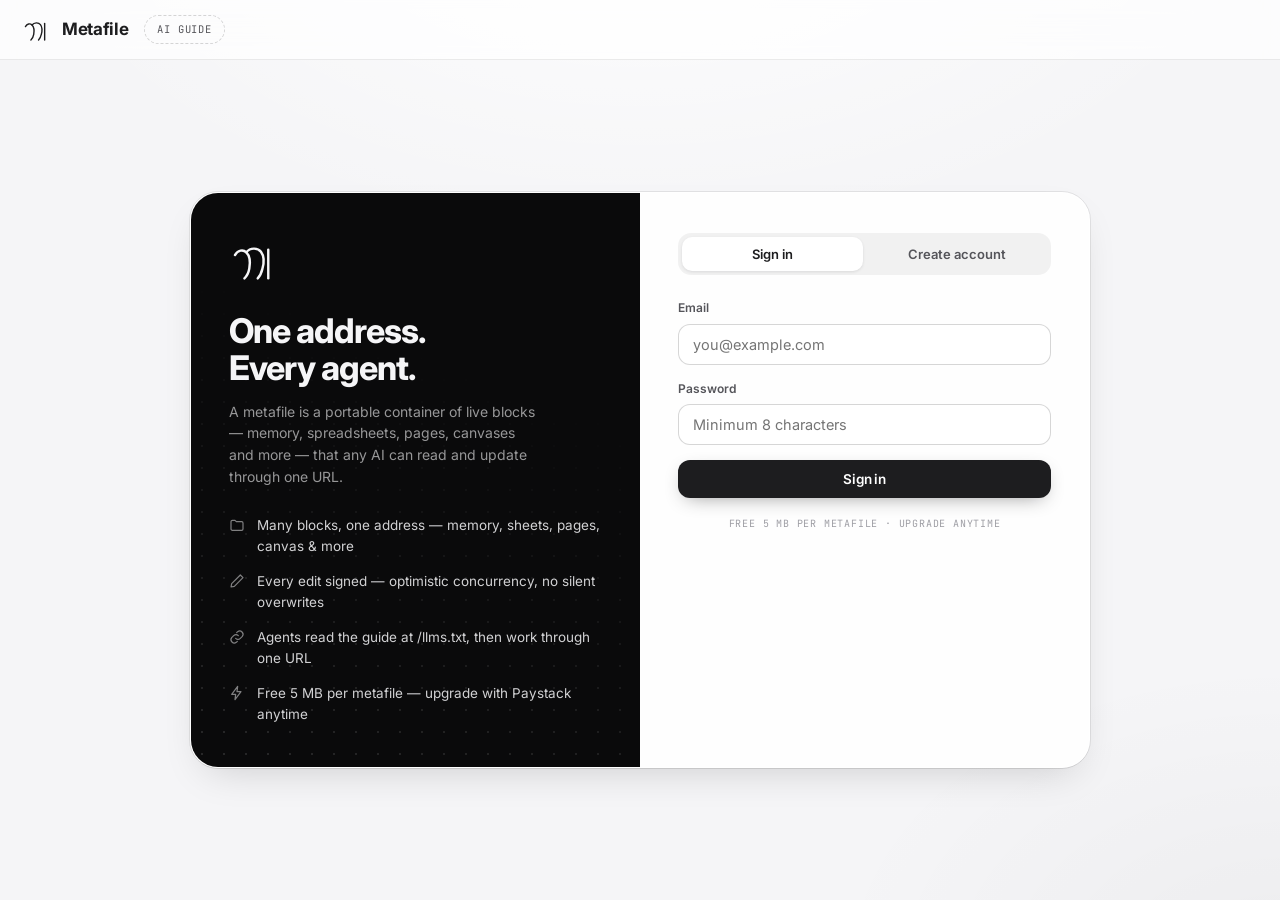
<file: frontend/index.html>
<!DOCTYPE html>
<html lang="en">
<head>
<meta charset="UTF-8">
<meta name="viewport" content="width=device-width, initial-scale=1.0">
<meta name="description" content="Metafile — one address, every agent. Portable objects any AI can read and update through one URL. Agent guide: /llms.txt">
<title>Metafile</title>
<link rel="icon" href="logo.svg">
<link rel="preconnect" href="https://fonts.googleapis.com">
<link rel="preconnect" href="https://fonts.gstatic.com" crossorigin>
<link href="https://fonts.googleapis.com/css2?family=Inter:wght@400;450;500;550;600;650;700;750&family=JetBrains+Mono:wght@400;500;600;700&display=swap" rel="stylesheet">
<link rel="stylesheet" href="styles.css?v=7">
</head>
<body>

<header id="topbar">
  <div class="brand">
    <img src="logo.svg" alt="Metafile">
    <span class="brand-name">Metafile</span>
  </div>
  <nav id="mainNav" style="display:none;">
    <button class="nav-btn active" id="navDash">Dashboard</button>
    <button class="nav-btn" id="navPlay">Playgrounds</button>
  </nav>
  <a class="ai-link" href="/llms.txt" target="_blank" rel="noopener" title="Machine-readable guide for AI agents">AI guide</a>
  <div class="topbar-right">
    <div class="user-chip" id="userChip" style="display:none;">
      <span class="avatar" id="avatarTx">?</span>
      <span id="userEmail"></span>
      <button class="icon-btn" id="logoutBtn" title="Sign out" style="border:none;width:28px;height:28px;"></button>
    </div>
  </div>
</header>

<main>
  <noscript><div style="max-width:560px;margin:80px auto;padding:24px;font:15px system-ui;text-align:center;">Metafile needs JavaScript enabled.</div></noscript>

  <!-- ============ AUTH ============ -->
  <section id="view-auth" class="view active">
    <div class="auth-wrap">
      <div class="auth-card">
        <div class="auth-side">
          <img src="logo-white.svg" alt="">
          <h2>One address.<br>Every agent.</h2>
          <p>A metafile is a portable container of live blocks — memory, spreadsheets, pages, canvases and more — that any AI can read and update through one URL.</p>
          <ul class="auth-points" id="authPoints"></ul>
        </div>
        <div class="auth-form">
          <div class="auth-tabs">
            <button id="tabSignin" class="active">Sign in</button>
            <button id="tabSignup">Create account</button>
          </div>
          <div class="form-error" id="authError"></div>
          <div class="field" id="nameField" style="display:none;">
            <label for="authName">Your name</label>
            <input id="authName" placeholder="Ada Lovelace" autocomplete="name">
          </div>
          <div class="field">
            <label for="authEmail">Email</label>
            <input id="authEmail" type="email" placeholder="you@example.com" autocomplete="email">
          </div>
          <div class="field">
            <label for="authPassword">Password</label>
            <input id="authPassword" type="password" placeholder="Minimum 8 characters" autocomplete="current-password">
          </div>
          <button class="btn btn-primary btn-block" id="authSubmit">Sign in</button>
          <div class="auth-note">Free 5 MB per metafile · upgrade anytime</div>
        </div>
      </div>
    </div>
  </section>

  <!-- ============ DASHBOARD ============ -->
  <section id="view-dash" class="view">
    <div class="page">
      <div class="page-head">
        <div>
          <h1>Dashboard</h1>
          <p id="dashSub">Your metafiles live here.</p>
        </div>
        <div class="head-actions">
          <button class="btn btn-ghost" id="playgroundsBtn">Playgrounds</button>
          <button class="btn btn-primary" id="newFileBtn">+ New metafile</button>
        </div>
      </div>
      <div class="toolbar">
        <div class="search-input" id="dashSearchWrap">
          <input id="dashSearch" placeholder="Search metafiles…" autocomplete="off">
        </div>
      </div>
      <div class="grid-cards" id="fileGrid"></div>
      <div class="empty-state" id="dashEmpty" style="display:none;">
        <div class="big-ic" id="emptyIc"></div>
        <h3>No metafiles yet</h3>
        <p>Create your first metafile, then add blocks — memory, spreadsheets,<br>pages, canvases, calendars, timers and media.</p>
        <button class="btn btn-primary" id="emptyNewBtn">+ Create metafile</button>
      </div>
    </div>
  </section>

  <!-- ============ DETAIL ============ -->
  <section id="view-doc" class="view">
    <div class="page">
      <button class="crumb-btn" id="backBtn">Dashboard</button>
      <div class="doc-head">
        <div class="doc-title-row">
          <input class="doc-title" id="docTitle" autocomplete="off">
          <button class="icon-btn danger" id="deleteFileBtn" title="Delete metafile"></button>
        </div>
        <div class="telemetry" id="docTelemetry"></div>
        <div class="doc-actions" style="margin-top:15px;">
          <button class="btn btn-ghost btn-sm" id="shareBtn">Share links</button>
          <button class="btn btn-ghost btn-sm" id="fieldBtn">Open in field →</button>
          <button class="btn btn-primary btn-sm" id="upgradeBtn" style="display:none;">Upgrade</button>
        </div>
      </div>
      <div class="tabs" id="tabs"></div>
      <div class="panel" id="panel"></div>
    </div>
  </section>
</main>

<div id="modal-root"></div>
<div id="toast-root"></div>

<script src="app.js?v=8"></script>
<script>
/* Boot watchdog: if the UI fails to start, say so instead of sitting blank. */
window.addEventListener("load", function () {
  setTimeout(function () {
    if (!document.querySelector(".view.active")) {
      var d = document.createElement("div");
      d.style.cssText = "position:fixed;left:16px;right:16px;bottom:16px;z-index:9999;background:#0A0A0B;color:#fff;font:14px system-ui,sans-serif;padding:14px 18px;border-radius:12px;box-shadow:0 12px 32px rgba(0,0,0,.3);";
      d.textContent = "The app UI did not start. Hard-refresh (Ctrl+Shift+R). If it persists, press F12, open Console, and send me the red error text.";
      document.body.appendChild(d);
    }
  }, 2500);
});
</script>
</body>
</html>
</file>
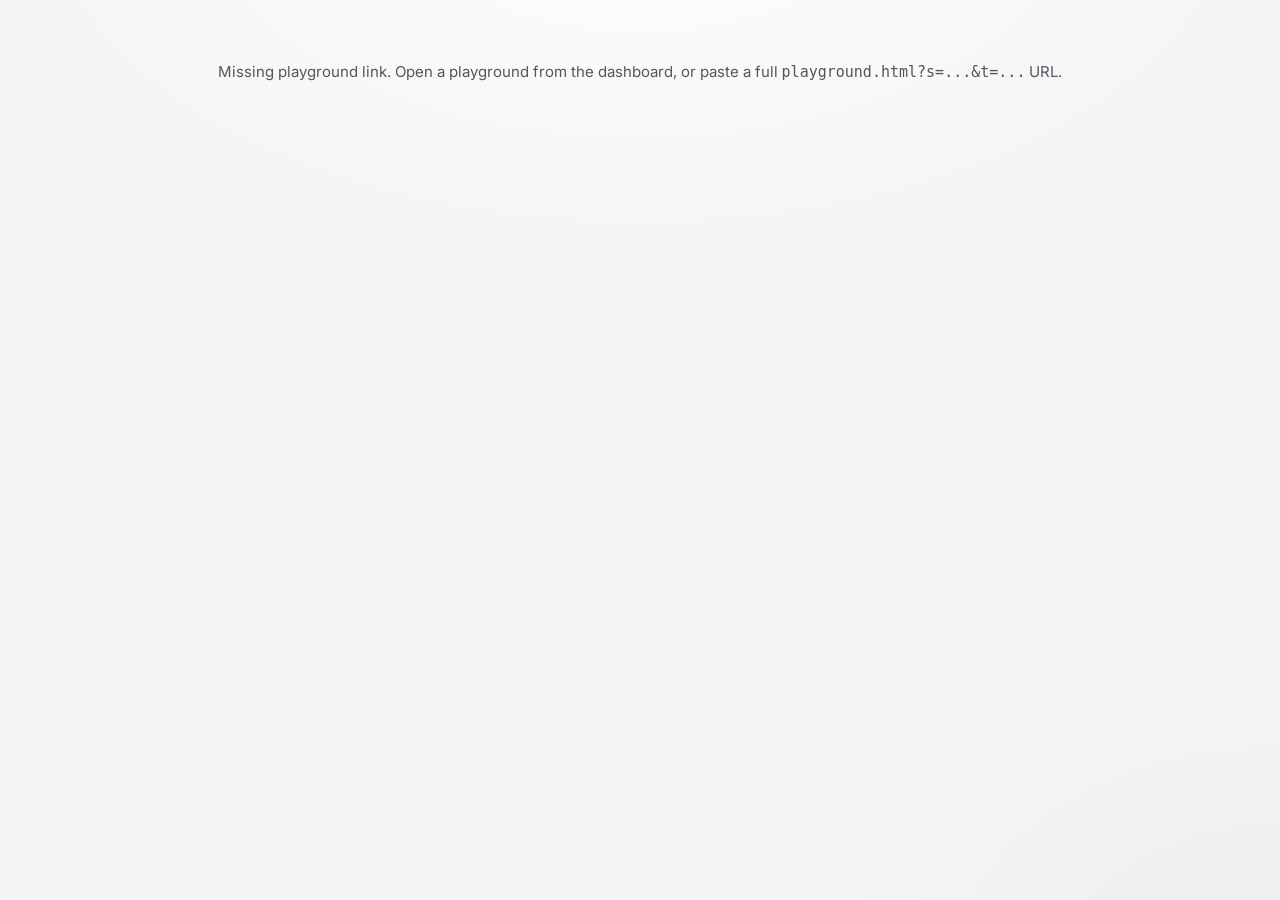
<file: frontend/playground.html>
<!DOCTYPE html>
<html lang="en">
<head>
<meta charset="UTF-8">
<meta name="viewport" content="width=device-width, initial-scale=1.0">
<title>Field — Metafile</title>
<link rel="icon" href="logo.svg">
<link rel="preconnect" href="https://fonts.googleapis.com">
<link rel="preconnect" href="https://fonts.gstatic.com" crossorigin>
<link href="https://fonts.googleapis.com/css2?family=Inter:wght@400;450;500;550;600;650;700;750&family=JetBrains+Mono:wght@400;500;600;700&display=swap" rel="stylesheet">
<link rel="stylesheet" href="styles.css?v=7">
</head>
<body class="playground-body">

<header id="pgTopbar">
  <img src="logo.svg" class="pg-logo" alt="">
  <input id="pgName" class="display" autocomplete="off">
  <div class="topbar-spacer"></div>
  <button class="pg-btn" id="backBtn">← Studio</button>
  <button class="pg-btn" id="proposalsBtn">Proposals<span id="proposalsDot"></span></button>
  <button class="pg-btn primary" id="addBtn">+ Add block</button>
</header>

<div id="pgMeta">
  <span>Session <b id="pgSid">—</b></span>
  <span>Role <b id="pgRole">—</b></span>
  <span>Ver <b id="pgVer">—</b></span>
  <span>Windows <b id="pgCount">0</b></span>
  <span class="rec">● live</span>
</div>

<div id="pgCanvas">
  <div id="pgWorld">
    <div id="pgGrid"></div>
  </div>
  <div class="pg-empty" id="pgEmpty" style="display:none;">
    Empty field.<br>Press <strong>+ Add block</strong> to place the first window.
  </div>
  <div class="zoom-hint">scroll to zoom · drag to pan</div>
  <div id="zoomBar">
    <button class="zoom-btn" id="zoomOut" title="Zoom out">−</button>
    <span id="zoomLabel">100%</span>
    <button class="zoom-btn" id="zoomIn" title="Zoom in">+</button>
    <button class="zoom-btn" id="zoomReset" title="Reset view" style="font-size:12px;">⌂</button>
  </div>
</div>

<noscript><div style="max-width:560px;margin:80px auto;padding:24px;font:15px system-ui;text-align:center;">The field needs JavaScript enabled.</div></noscript>

<script src="playground.js?v=7"></script>
<script>
window.addEventListener("load", function () {
  setTimeout(function () {
    var started = document.querySelector(".pg-window") ||
      (document.getElementById("pgEmpty") && document.getElementById("pgEmpty").style.display === "block") ||
      document.querySelector(".pg-modal-backdrop");
    if (!started) {
      var d = document.createElement("div");
      d.style.cssText = "position:fixed;left:16px;right:16px;bottom:16px;z-index:9999;background:#0A0A0B;color:#fff;font:14px system-ui,sans-serif;padding:14px 18px;border-radius:12px;box-shadow:0 12px 32px rgba(0,0,0,.3);";
      d.textContent = "The field UI did not start. Hard-refresh (Ctrl+Shift+R). If it persists, press F12, open Console, and send me the red error text.";
      document.body.appendChild(d);
    }
  }, 3000);
});
</script>
</body>
</html>
</file>
<file: frontend/styles.css>
/* ============================================================
   METAFILE — monochrome glass system.
   Porcelain white, near-black ink, frosted surfaces, hairlines.
   Inter (UI) · JetBrains Mono (micro-labels)
   ============================================================ */

:root {
  --bg: #F5F5F7;
  --ink: #1D1D1F;
  --ink-2: #55555A;
  --faint: #9E9EA4;
  --line: rgba(0, 0, 0, 0.08);
  --line-strong: rgba(0, 0, 0, 0.16);
  --glass: rgba(255, 255, 255, 0.7);
  --glass-strong: rgba(255, 255, 255, 0.85);
  --card: #FFFFFF;
  --danger: #D70015;
  --danger-soft: rgba(215, 0, 21, 0.08);
  --radius: 20px;
  --radius-sm: 14px;
  --shadow: 0 1px 1px rgba(0, 0, 0, 0.04), 0 16px 40px -16px rgba(0, 0, 0, 0.18);
  --shadow-sm: 0 1px 1px rgba(0, 0, 0, 0.03), 0 8px 24px -12px rgba(0, 0, 0, 0.14);
  --blur: saturate(1.8) blur(40px);

  --font-ui: 'Inter', -apple-system, BlinkMacSystemFont, 'Segoe UI', sans-serif;
  --font-mono: 'JetBrains Mono', ui-monospace, 'SF Mono', monospace;

  /* legacy aliases */
  --surface: var(--card);
  --surface-raised: var(--card);
  --border: var(--line);
  --text: var(--ink);
  --text-dim: var(--ink-2);
  --text-faint: var(--faint);
  --pink: var(--ink);
  --violet: var(--ink);
  --gold: var(--ink-2);
  --mint: var(--ink-2);
  --amber: var(--ink-2);
  --accent: var(--ink);
  --accent-soft: rgba(0, 0, 0, 0.06);
  --ok: var(--ink-2);
  --ok-soft: rgba(0, 0, 0, 0.05);
  --radius-lg: var(--radius);
  --radius-md: var(--radius-sm);
}

* { box-sizing: border-box; }

html { -webkit-text-size-adjust: 100%; }

body {
  margin: 0;
  font-family: var(--font-ui);
  background: var(--bg);
  color: var(--ink);
  font-size: 15px;
  line-height: 1.55;
  -webkit-font-smoothing: antialiased;
  text-rendering: optimizeLegibility;
  font-feature-settings: 'cv02', 'cv03', 'cv04';
  min-height: 100vh;
}

/* soft light wash behind everything */
body::before {
  content: "";
  position: fixed;
  inset: 0;
  z-index: -1;
  background:
    radial-gradient(900px 500px at 50% -12%, rgba(255, 255, 255, 0.9), transparent 70%),
    radial-gradient(700px 480px at 100% 108%, rgba(0, 0, 0, 0.035), transparent 65%),
    var(--bg);
}

::selection { background: var(--ink); color: #fff; }

h1, h2, h3 { margin: 0; font-weight: 700; letter-spacing: -0.022em; }
button { font-family: inherit; cursor: pointer; border: none; background: none; color: inherit; }
input, textarea, select { font-family: inherit; }
a { color: inherit; }
svg.ic { width: 18px; height: 18px; flex-shrink: 0; }

.mono { font-family: var(--font-mono); }
.micro {
  font-family: var(--font-mono);
  font-size: 10px;
  font-weight: 500;
  letter-spacing: 0.1em;
  text-transform: uppercase;
  color: var(--faint);
}

::-webkit-scrollbar { width: 10px; height: 10px; }
::-webkit-scrollbar-track { background: transparent; }
::-webkit-scrollbar-thumb { background: rgba(0, 0, 0, 0.16); border: 3px solid transparent; border-radius: 8px; background-clip: content-box; }
::-webkit-scrollbar-thumb:hover { background: rgba(0, 0, 0, 0.28); background-clip: content-box; border: 3px solid transparent; }

/* ================= topbar ================= */

#topbar {
  position: sticky;
  top: 0;
  z-index: 100;
  display: flex;
  align-items: center;
  gap: 16px;
  padding: 0 22px;
  height: 60px;
  background: var(--glass);
  -webkit-backdrop-filter: var(--blur);
  backdrop-filter: var(--blur);
  border-bottom: 1px solid var(--line);
}

.brand { display: flex; align-items: center; gap: 10px; }
.brand img { width: 30px; height: 30px; display: block; }
.brand-name { font-weight: 700; font-size: 17px; letter-spacing: -0.02em; }
.brand-tag {
  font-family: var(--font-mono);
  font-size: 9px;
  letter-spacing: 0.14em;
  color: var(--ink-2);
  border: 1px solid var(--line-strong);
  padding: 2.5px 8px;
  border-radius: 999px;
}

#mainNav { display: flex; gap: 2px; margin-left: 6px; }
.nav-btn {
  font-size: 13.5px;
  font-weight: 550;
  color: var(--ink-2);
  padding: 7px 14px;
  border-radius: 999px;
  transition: color 0.12s ease, background 0.12s ease;
}
.nav-btn:hover { color: var(--ink); background: rgba(0, 0, 0, 0.05); }
.nav-btn.active { background: var(--ink); color: #fff; }

.ai-link {
  font-family: var(--font-mono);
  font-size: 10.5px;
  letter-spacing: 0.08em;
  text-transform: uppercase;
  color: var(--ink-2);
  text-decoration: none;
  border: 1px dashed var(--line-strong);
  border-radius: 999px;
  padding: 5px 12px;
  transition: all 0.12s ease;
}
.ai-link:hover { color: var(--ink); border-color: var(--ink); border-style: solid; }

.topbar-right { margin-left: auto; display: flex; align-items: center; gap: 10px; }
.user-chip {
  display: flex;
  align-items: center;
  gap: 9px;
  font-size: 13px;
  font-weight: 550;
  color: var(--ink-2);
  background: rgba(255, 255, 255, 0.6);
  border: 1px solid var(--line);
  padding: 4px 6px 4px 4px;
  border-radius: 999px;
}
.avatar {
  width: 26px; height: 26px;
  border-radius: 50%;
  background: var(--ink);
  color: #fff;
  font-size: 12px;
  font-weight: 700;
  display: flex;
  align-items: center;
  justify-content: center;
}

/* ================= buttons ================= */

.btn {
  display: inline-flex;
  align-items: center;
  justify-content: center;
  gap: 8px;
  font-size: 13.5px;
  font-weight: 600;
  letter-spacing: -0.01em;
  padding: 10px 18px;
  border-radius: 12px;
  border: 1px solid transparent;
  transition: transform 0.1s ease, background 0.15s ease, border-color 0.15s ease, opacity 0.15s ease;
  white-space: nowrap;
}
.btn:active { transform: scale(0.98); }
.btn-primary {
  background: var(--ink);
  color: #fff;
  box-shadow: 0 6px 20px -8px rgba(0, 0, 0, 0.45);
}
.btn-primary:hover { background: #000; }
.btn-ghost { background: rgba(255, 255, 255, 0.72); border-color: var(--line-strong); color: var(--ink); -webkit-backdrop-filter: blur(20px); backdrop-filter: blur(20px); }
.btn-ghost:hover { border-color: var(--ink); }
.btn-danger-ghost { background: transparent; border-color: rgba(215, 0, 21, 0.35); color: var(--danger); }
.btn-danger-ghost:hover { background: var(--danger-soft); }
.btn-sm { padding: 7px 13px; font-size: 12.5px; border-radius: 10px; }
.btn-block { width: 100%; }
.btn:disabled { opacity: 0.45; cursor: default; }

.icon-btn {
  width: 34px; height: 34px;
  display: inline-flex;
  align-items: center;
  justify-content: center;
  border-radius: 10px;
  border: 1px solid var(--line);
  background: rgba(255, 255, 255, 0.65);
  color: var(--ink-2);
  transition: all 0.12s ease;
}
.icon-btn:hover { color: var(--ink); border-color: var(--line-strong); background: #fff; }
.icon-btn.danger:hover { color: var(--danger); border-color: rgba(215, 0, 21, 0.4); background: var(--danger-soft); }
.icon-btn svg.ic { width: 15px; height: 15px; }

/* ================= views ================= */

.view { display: none; }
.view.active { display: block; }
.page { max-width: 1120px; margin: 0 auto; padding: 32px 26px 100px; }

.page-head {
  display: flex;
  align-items: flex-end;
  justify-content: space-between;
  gap: 16px;
  margin-bottom: 24px;
  flex-wrap: wrap;
}
.page-head h1 { font-size: 32px; font-weight: 750; letter-spacing: -0.03em; }
.page-head p { margin: 5px 0 0; color: var(--ink-2); font-size: 14px; }
.head-actions { display: flex; gap: 10px; }

/* ================= auth ================= */

.auth-wrap {
  min-height: calc(100vh - 60px);
  display: flex;
  align-items: center;
  justify-content: center;
  padding: 32px 20px;
}
.auth-card {
  width: 900px;
  max-width: 100%;
  display: grid;
  grid-template-columns: 1fr 1fr;
  background: var(--glass-strong);
  -webkit-backdrop-filter: var(--blur);
  backdrop-filter: var(--blur);
  border: 1px solid rgba(255, 255, 255, 0.8);
  outline: 1px solid var(--line);
  box-shadow: var(--shadow);
  border-radius: 28px;
  overflow: hidden;
}
.auth-side {
  background: #0A0A0B;
  color: #F5F5F7;
  padding: 42px 38px;
  display: flex;
  flex-direction: column;
  position: relative;
  overflow: hidden;
}
.auth-side::after {
  content: "";
  position: absolute;
  inset: 0;
  background-image: radial-gradient(rgba(255, 255, 255, 0.14) 1px, transparent 1px);
  background-size: 22px 22px;
  -webkit-mask-image: linear-gradient(200deg, transparent 30%, rgba(0, 0, 0, 0.9));
  mask-image: linear-gradient(200deg, transparent 30%, rgba(0, 0, 0, 0.9));
  pointer-events: none;
}
.auth-side img { width: 52px; height: 52px; margin-bottom: 26px; }
.auth-side h2 { font-size: 34px; font-weight: 750; line-height: 1.08; letter-spacing: -0.03em; margin-bottom: 14px; }
.auth-side p { color: rgba(245, 245, 247, 0.6); font-size: 14px; margin: 0 0 28px; max-width: 34ch; }
.auth-points { list-style: none; margin: 0; padding: 0; display: flex; flex-direction: column; gap: 14px; z-index: 1; }
.auth-points li { display: flex; gap: 12px; align-items: flex-start; font-size: 13.5px; color: rgba(245, 245, 247, 0.85); }
.auth-points svg.ic { width: 16px; height: 16px; margin-top: 2px; color: rgba(245, 245, 247, 0.5); }

.auth-form { padding: 40px 38px; }
.auth-tabs {
  display: flex;
  gap: 4px;
  background: rgba(0, 0, 0, 0.05);
  padding: 4px;
  border-radius: 13px;
  margin-bottom: 24px;
}
.auth-tabs button {
  flex: 1;
  font-size: 13px;
  font-weight: 600;
  padding: 9px;
  border-radius: 10px;
  color: var(--ink-2);
  transition: all 0.15s ease;
}
.auth-tabs button.active { background: #fff; color: var(--ink); box-shadow: 0 1px 3px rgba(0, 0, 0, 0.1); }

.field { margin-bottom: 15px; }
.field label { display: block; font-size: 12px; font-weight: 600; color: var(--ink-2); margin-bottom: 6px; }
.field input {
  width: 100%;
  background: #fff;
  border: 1px solid var(--line-strong);
  border-radius: 12px;
  padding: 11px 14px;
  font-size: 14.5px;
  color: var(--ink);
  outline: none;
  transition: border-color 0.12s ease, box-shadow 0.12s ease;
}
.field input:focus { border-color: var(--ink); box-shadow: 0 0 0 3.5px rgba(0, 0, 0, 0.08); }
.form-error {
  display: none;
  background: var(--danger-soft);
  border: 1px solid rgba(215, 0, 21, 0.25);
  color: var(--danger);
  font-size: 13px;
  font-weight: 550;
  padding: 10px 14px;
  border-radius: 12px;
  margin-bottom: 14px;
}
.form-error.show { display: block; }
.auth-note { margin-top: 18px; font-family: var(--font-mono); font-size: 10px; letter-spacing: 0.08em; text-transform: uppercase; color: var(--faint); text-align: center; }

/* ================= dashboard ================= */

.toolbar { display: flex; gap: 10px; align-items: center; margin-bottom: 20px; }
.search-input {
  flex: 1;
  min-width: 200px;
  display: flex;
  align-items: center;
  gap: 9px;
  background: rgba(255, 255, 255, 0.65);
  -webkit-backdrop-filter: blur(20px);
  backdrop-filter: blur(20px);
  border: 1px solid var(--line);
  border-radius: 13px;
  padding: 0 15px;
  transition: border-color 0.12s ease;
}
.search-input:focus-within { border-color: var(--ink); }
.search-input svg.ic { width: 15px; height: 15px; color: var(--faint); }
.search-input input { flex: 1; border: none; background: transparent; padding: 11px 0; font-size: 14px; outline: none; color: var(--ink); }

.grid-cards { display: grid; grid-template-columns: repeat(auto-fill, minmax(300px, 1fr)); gap: 16px; }

.file-card {
  background: var(--glass);
  -webkit-backdrop-filter: var(--blur);
  backdrop-filter: var(--blur);
  border: 1px solid rgba(255, 255, 255, 0.8);
  outline: 1px solid var(--line);
  border-radius: var(--radius);
  padding: 19px;
  box-shadow: var(--shadow-sm);
  display: flex;
  flex-direction: column;
  gap: 12px;
  transition: transform 0.16s ease, box-shadow 0.16s ease;
  cursor: pointer;
}
.file-card:hover { transform: translateY(-3px); box-shadow: var(--shadow); }
.file-card-top { display: flex; align-items: center; gap: 10px; }
.icon-stack { display: flex; }
.icon-stack .stack-ic {
  width: 32px; height: 32px;
  border-radius: 10px;
  background: rgba(0, 0, 0, 0.05);
  color: var(--ink);
  display: flex;
  align-items: center;
  justify-content: center;
  border: 1px solid var(--line);
  margin-right: -8px;
  backdrop-filter: blur(6px);
}
.icon-stack .stack-ic svg.ic { width: 14px; height: 14px; }
.icon-stack .stack-more {
  width: 32px; height: 32px;
  border-radius: 10px;
  background: var(--ink);
  color: #fff;
  font-family: var(--font-mono);
  font-size: 10px;
  font-weight: 600;
  display: flex;
  align-items: center;
  justify-content: center;
  margin-right: -8px;
}
.tier-chip {
  margin-left: auto;
  font-family: var(--font-mono);
  font-size: 9px;
  font-weight: 600;
  letter-spacing: 0.12em;
  text-transform: uppercase;
  padding: 4px 9px;
  border-radius: 999px;
  background: rgba(0, 0, 0, 0.05);
  color: var(--ink-2);
}
.tier-chip.paid { background: var(--ink); color: #fff; }
.tier-chip.unclaimed { background: transparent; border: 1px dashed var(--line-strong); }

.file-name { font-size: 17.5px; font-weight: 700; letter-spacing: -0.015em; overflow: hidden; text-overflow: ellipsis; white-space: nowrap; }
.file-meta { font-family: var(--font-mono); font-size: 10.5px; letter-spacing: 0.02em; color: var(--faint); }

.meter { height: 5px; border-radius: 4px; background: rgba(0, 0, 0, 0.07); overflow: hidden; }
.meter > div { height: 100%; border-radius: 4px; background: var(--ink); transition: width 0.3s ease; }
.meter > div.warn { background: #6e6e73; }
.meter > div.full { background: var(--danger); }

.file-actions { display: flex; gap: 8px; align-items: center; margin-top: 2px; }
.file-actions .btn { flex: 1; }

.empty-state {
  border: 1.5px dashed var(--line-strong);
  border-radius: var(--radius);
  background: rgba(255, 255, 255, 0.45);
  padding: 60px 30px;
  text-align: center;
  color: var(--ink-2);
}
.empty-state .big-ic {
  width: 58px; height: 58px;
  border-radius: 18px;
  background: var(--ink);
  color: #fff;
  display: inline-flex;
  align-items: center;
  justify-content: center;
  margin-bottom: 18px;
}
.empty-state .big-ic svg.ic { width: 26px; height: 26px; }
.empty-state h3 { font-size: 19px; margin-bottom: 6px; }
.empty-state p { font-size: 14px; margin: 0 0 22px; }

/* ================= detail ================= */

.crumb-btn {
  display: inline-flex;
  align-items: center;
  gap: 7px;
  font-size: 13px;
  font-weight: 600;
  color: var(--ink-2);
  padding: 7px 13px 7px 9px;
  border-radius: 999px;
  margin-bottom: 16px;
  transition: all 0.12s ease;
}
.crumb-btn:hover { background: rgba(0, 0, 0, 0.05); color: var(--ink); }
.crumb-btn svg.ic { width: 14px; height: 14px; }

.doc-head {
  background: var(--glass);
  -webkit-backdrop-filter: var(--blur);
  backdrop-filter: var(--blur);
  border: 1px solid rgba(255, 255, 255, 0.8);
  outline: 1px solid var(--line);
  border-radius: var(--radius);
  box-shadow: var(--shadow-sm);
  padding: 22px 24px;
  margin-bottom: 16px;
}
.doc-title-row { display: flex; align-items: center; gap: 12px; }
.doc-title {
  flex: 1;
  min-width: 0;
  font-size: 28px;
  font-weight: 750;
  letter-spacing: -0.03em;
  border: none;
  background: transparent;
  color: var(--ink);
  padding: 2px 0;
  border-bottom: 2px solid transparent;
}
.doc-title:hover { border-bottom-color: var(--line-strong); }
.doc-title:focus { outline: none; border-bottom-color: var(--ink); }

.telemetry { display: flex; align-items: center; gap: 9px; margin-top: 15px; flex-wrap: wrap; }
.chip {
  display: inline-flex;
  align-items: center;
  gap: 6px;
  font-family: var(--font-mono);
  font-size: 10px;
  letter-spacing: 0.06em;
  color: var(--ink-2);
  background: rgba(0, 0, 0, 0.045);
  padding: 5px 11px;
  border-radius: 999px;
}
.chip.accent { background: var(--ink); color: #fff; }
.chip.ok { background: var(--ink); color: #fff; }
.chip svg.ic { width: 12px; height: 12px; }
.telemetry .meter { width: 130px; }
.doc-actions { display: flex; gap: 8px; margin-left: auto; flex-wrap: wrap; }

/* tabs */
.tabs { display: flex; gap: 7px; margin: 6px 0 14px; flex-wrap: wrap; }
.tab {
  display: inline-flex;
  align-items: center;
  gap: 8px;
  font-size: 13px;
  font-weight: 600;
  color: var(--ink-2);
  background: rgba(255, 255, 255, 0.6);
  border: 1px solid var(--line);
  padding: 8px 15px;
  border-radius: 999px;
  transition: all 0.12s ease;
}
.tab svg.ic { width: 14px; height: 14px; }
.tab:hover { color: var(--ink); border-color: var(--line-strong); }
.tab.active { background: var(--ink); color: #fff; border-color: var(--ink); }
.tab.add-tab { border-style: dashed; background: transparent; }
.tab.add-tab:hover { border-color: var(--ink); background: rgba(255, 255, 255, 0.7); }

.panel {
  background: var(--glass);
  -webkit-backdrop-filter: var(--blur);
  backdrop-filter: var(--blur);
  border: 1px solid rgba(255, 255, 255, 0.8);
  outline: 1px solid var(--line);
  border-radius: var(--radius);
  box-shadow: var(--shadow-sm);
  padding: 26px;
  min-height: 320px;
}

.artifact-bar { display: flex; align-items: center; gap: 10px; margin-bottom: 20px; }
.artifact-bar h3 { font-size: 17.5px; font-weight: 700; }
.artifact-bar .spacer { flex: 1; }

/* ================= content modules ================= */

.ledger { counter-reset: row; }
.ledger-row {
  display: flex;
  gap: 13px;
  align-items: baseline;
  padding: 11.5px 6px;
  border-bottom: 1px solid var(--line);
  counter-increment: row;
  font-size: 14.5px;
}
.ledger-row:last-child { border-bottom: none; }
.ledger-row::before {
  content: counter(row, decimal-leading-zero);
  font-family: var(--font-mono);
  font-size: 10px;
  font-weight: 600;
  color: var(--faint);
  flex-shrink: 0;
}
.ledger-main { flex: 1; min-width: 0; }
.ledger-sub { font-family: var(--font-mono); font-size: 10.5px; color: var(--faint); flex-shrink: 0; }
.row-x {
  color: var(--faint);
  font-size: 17px;
  line-height: 1;
  padding: 2px 8px;
  border-radius: 8px;
  flex-shrink: 0;
  transition: all 0.12s ease;
}
.row-x:hover { color: var(--danger); background: var(--danger-soft); }

.inline-form { display: flex; gap: 10px; margin-top: 16px; }
.text-input {
  flex: 1;
  background: #fff;
  border: 1px solid var(--line-strong);
  border-radius: 12px;
  padding: 10px 14px;
  font-size: 14px;
  outline: none;
  color: var(--ink);
  min-width: 0;
  transition: border-color 0.12s ease, box-shadow 0.12s ease;
}
.text-input:focus { border-color: var(--ink); box-shadow: 0 0 0 3.5px rgba(0, 0, 0, 0.08); }

.score-track { width: 64px; height: 5px; background: rgba(0, 0, 0, 0.07); border-radius: 4px; overflow: hidden; flex-shrink: 0; align-self: center; }
.score-track > div { height: 100%; background: var(--ink); }

/* spreadsheet */
.sheet-wrap { overflow: auto; border: 1px solid var(--line-strong); border-radius: var(--radius-sm); background: #fff; }
table.sheet { border-collapse: collapse; width: 100%; font-family: var(--font-mono); font-size: 12.5px; }
table.sheet th {
  background: var(--ink);
  color: #fff;
  font-size: 9.5px;
  letter-spacing: 0.1em;
  padding: 8px;
  border: 1px solid var(--ink);
  position: sticky; top: 0;
  font-weight: 600;
}
table.sheet td { border: 1px solid var(--line); padding: 0; background: #fff; }
table.sheet input { width: 100%; background: transparent; border: none; padding: 8px 10px; font-size: 12.5px; font-family: var(--font-mono); color: var(--ink); outline: none; }
table.sheet input:focus { outline: 2px solid var(--ink); outline-offset: -2px; background: rgba(0, 0, 0, 0.03); }
table.sheet .row-head { background: var(--bg); color: var(--faint); font-size: 9.5px; text-align: center; width: 38px; }

/* html artifact */
.html-grid { display: grid; grid-template-columns: 1fr 1fr; gap: 14px; }
.html-grid textarea {
  width: 100%; height: 420px;
  background: #0A0A0B;
  color: #E8E8ED;
  border: none;
  border-radius: var(--radius-sm);
  font-family: var(--font-mono);
  font-size: 12.5px;
  line-height: 1.65;
  padding: 16px;
  resize: vertical;
  outline: none;
}
.html-grid textarea:focus { outline: 2px solid var(--ink); }
.html-grid iframe { width: 100%; height: 420px; border: 1px solid var(--line-strong); border-radius: var(--radius-sm); background: #fff; }
.pane-label { font-family: var(--font-mono); font-size: 9.5px; letter-spacing: 0.12em; text-transform: uppercase; color: var(--faint); margin-bottom: 8px; font-weight: 600; }

/* canvas */
.canvas-bar { display: flex; gap: 9px; margin-bottom: 14px; align-items: center; }
.swatch { width: 25px; height: 25px; border-radius: 50%; border: 2px solid #fff; box-shadow: 0 0 0 1px var(--line-strong); padding: 0; }
.swatch.active { box-shadow: 0 0 0 2px var(--ink); }
#drawCanvas { border: 1px solid var(--line-strong); border-radius: var(--radius-sm); background: #fff; cursor: crosshair; max-width: 100%; }

/* timer */
.timer-big { font-family: var(--font-mono); font-size: 24px; font-weight: 700; letter-spacing: -0.02em; width: 96px; flex-shrink: 0; }
.status-dot { font-family: var(--font-mono); font-size: 9.5px; letter-spacing: 0.1em; text-transform: uppercase; padding: 3px 9px; border-radius: 999px; background: rgba(0, 0, 0, 0.05); color: var(--ink-2); }
.status-dot.running { background: var(--ink); color: #fff; }

/* media */
.media-grid { display: grid; grid-template-columns: repeat(auto-fill, minmax(150px, 1fr)); gap: 12px; }
.media-item { background: #fff; border: 1px solid var(--line); border-radius: var(--radius-sm); overflow: hidden; }
.media-item img, .media-item video { width: 100%; height: 110px; object-fit: cover; display: block; }
.media-item audio { width: calc(100% - 20px); margin: 14px 10px 4px; }
.media-caption { font-family: var(--font-mono); font-size: 9.5px; letter-spacing: 0.04em; color: var(--ink-2); padding: 8px 10px; border-top: 1px solid var(--line); }

/* ================= modal ================= */

#modal-root:empty { display: none; }
.modal-backdrop {
  position: fixed;
  inset: 0;
  z-index: 500;
  background: rgba(10, 10, 11, 0.32);
  -webkit-backdrop-filter: blur(8px);
  backdrop-filter: blur(8px);
  display: flex;
  align-items: center;
  justify-content: center;
  padding: 20px;
  animation: fadeIn 0.16s ease;
}
@keyframes fadeIn { from { opacity: 0; } }
.modal {
  width: 460px;
  max-width: 100%;
  max-height: calc(100vh - 60px);
  overflow-y: auto;
  background: var(--glass-strong);
  -webkit-backdrop-filter: var(--blur);
  backdrop-filter: var(--blur);
  border: 1px solid rgba(255, 255, 255, 0.9);
  outline: 1px solid var(--line);
  border-radius: 24px;
  box-shadow: var(--shadow);
  padding: 26px;
  animation: popIn 0.22s cubic-bezier(0.2, 0.9, 0.3, 1.15);
}
@keyframes popIn { from { opacity: 0; transform: scale(0.96) translateY(10px); } }
.modal.wide { width: 620px; }
.modal-head { display: flex; align-items: center; gap: 10px; margin-bottom: 6px; }
.modal-head h3 { font-size: 20px; font-weight: 700; letter-spacing: -0.02em; flex: 1; }
.modal-sub { font-size: 13.5px; color: var(--ink-2); margin: 0 0 18px; }
.modal-foot { display: flex; gap: 10px; justify-content: flex-end; margin-top: 20px; }

.type-pick { display: grid; grid-template-columns: 1fr 1fr; gap: 10px; }
.type-pick button {
  display: flex;
  gap: 12px;
  align-items: flex-start;
  text-align: left;
  background: #fff;
  border: 1px solid var(--line);
  border-radius: 15px;
  padding: 13px 14px;
  transition: all 0.12s ease;
}
.type-pick button:hover { border-color: var(--ink); transform: translateY(-1px); }
.type-pick .pick-ic {
  width: 34px; height: 34px;
  border-radius: 11px;
  background: var(--ink);
  color: #fff;
  display: flex;
  align-items: center;
  justify-content: center;
  flex-shrink: 0;
}
.type-pick b { display: block; font-size: 13.5px; }
.type-pick span { display: block; font-size: 11.5px; color: var(--ink-2); font-weight: 450; }

/* share links */
.link-row { display: flex; gap: 8px; align-items: center; margin-bottom: 10px; }
.link-row .tag {
  font-family: var(--font-mono);
  font-size: 9px;
  font-weight: 700;
  letter-spacing: 0.12em;
  padding: 4px 8px;
  border-radius: 7px;
  background: var(--ink);
  color: #fff;
  flex-shrink: 0;
}
.link-row .tag.ro { background: rgba(0, 0, 0, 0.06); color: var(--ink-2); }
.link-row .tag.ai { background: #fff; color: var(--ink); border: 1.5px solid var(--ink); }
.link-row code {
  flex: 1;
  min-width: 0;
  font-family: var(--font-mono);
  font-size: 10.5px;
  background: rgba(0, 0, 0, 0.035);
  border: 1px solid var(--line);
  border-radius: 9px;
  padding: 8px 10px;
  overflow: hidden;
  text-overflow: ellipsis;
  white-space: nowrap;
}

/* pay modal */
.pay-amount { text-align: center; margin: 8px 0 18px; }
.pay-amount .big { font-size: 44px; font-weight: 750; letter-spacing: -0.035em; }
.pay-amount .per { font-size: 13px; color: var(--ink-2); }
.pay-channels { display: flex; gap: 8px; margin-bottom: 16px; }
.pay-channels .chan {
  flex: 1;
  display: flex;
  flex-direction: column;
  align-items: center;
  gap: 6px;
  font-size: 11px;
  font-weight: 600;
  color: var(--ink-2);
  background: #fff;
  border: 1px solid var(--line);
  border-radius: 13px;
  padding: 12px 6px;
}
.pay-status { font-size: 13px; color: var(--ink-2); text-align: center; min-height: 22px; margin-top: 12px; }
.pay-status.ok { color: var(--ink); font-weight: 650; }
.pay-status.err { color: var(--danger); font-weight: 650; }

/* session rows */
.sess-row { display: flex; align-items: center; gap: 12px; background: #fff; border: 1px solid var(--line); border-radius: 15px; padding: 12px 14px; margin-bottom: 10px; }
.sess-row b { display: block; font-size: 14px; }
.sess-row span { font-family: var(--font-mono); font-size: 10.5px; color: var(--faint); }
.sess-row .btn { margin-left: auto; }

/* ================= toast ================= */

#toast-root {
  position: fixed;
  bottom: 26px;
  left: 50%;
  transform: translateX(-50%);
  z-index: 900;
  display: flex;
  flex-direction: column;
  gap: 8px;
  align-items: center;
}
.toast {
  background: var(--ink);
  color: #fff;
  font-size: 13px;
  font-weight: 550;
  padding: 11px 22px;
  border-radius: 999px;
  box-shadow: var(--shadow);
  display: flex;
  align-items: center;
  gap: 9px;
  animation: popIn 0.2s ease;
  max-width: calc(100vw - 40px);
}
.toast.err { background: var(--danger); }

/* ============================================================
   PLAYGROUND — zoomable / pannable field
   ============================================================ */

body.playground-body { overflow: hidden; }

#pgTopbar {
  height: 60px;
  display: flex;
  align-items: center;
  gap: 12px;
  padding: 0 18px;
  background: var(--glass);
  -webkit-backdrop-filter: var(--blur);
  backdrop-filter: var(--blur);
  border-bottom: 1px solid var(--line);
  position: relative;
  z-index: 50;
}
#pgTopbar .pg-logo { width: 28px; height: 28px; display: block; }
#pgTopbar input {
  background: transparent;
  border: none;
  border-bottom: 2px solid transparent;
  font-size: 16px;
  font-weight: 700;
  letter-spacing: -0.02em;
  padding: 4px 2px;
  min-width: 0;
  color: var(--ink);
  outline: none;
}
#pgTopbar input:focus { border-bottom-color: var(--ink); }
#pgTopbar input:disabled { opacity: 0.6; }
.topbar-spacer { flex: 1; }
.pg-btn {
  display: inline-flex;
  align-items: center;
  gap: 7px;
  font-size: 12.5px;
  font-weight: 600;
  color: var(--ink-2);
  background: rgba(255, 255, 255, 0.72);
  border: 1px solid var(--line-strong);
  padding: 8px 14px;
  border-radius: 11px;
  transition: all 0.12s ease;
}
.pg-btn:hover { color: var(--ink); border-color: var(--ink); }
.pg-btn.primary { background: var(--ink); color: #fff; border-color: var(--ink); }
.pg-btn.primary:hover { background: #000; }
.pg-btn svg.ic { width: 14px; height: 14px; }

#pgMeta {
  display: flex;
  gap: 18px;
  align-items: center;
  padding: 7px 18px;
  background: rgba(255, 255, 255, 0.5);
  -webkit-backdrop-filter: blur(20px);
  backdrop-filter: blur(20px);
  border-bottom: 1px solid var(--line);
  font-family: var(--font-mono);
  font-size: 9.5px;
  letter-spacing: 0.1em;
  text-transform: uppercase;
  color: var(--faint);
  overflow-x: auto;
  white-space: nowrap;
}
#pgMeta b { color: var(--ink); font-weight: 600; }
#pgMeta .rec { color: var(--ink); font-weight: 700; }

/* the ZUI viewport */
#pgCanvas {
  position: relative;
  width: 100%;
  height: calc(100vh - 60px - 30px);
  overflow: hidden;
  cursor: grab;
}
#pgCanvas.panning { cursor: grabbing; }

/* the world: transformed by pan/zoom; grid is part of the world */
#pgWorld {
  position: absolute;
  top: 0; left: 0;
  width: 0; height: 0;
  transform-origin: 0 0;
  will-change: transform;
}
#pgGrid {
  position: absolute;
  left: -6000px; top: -6000px;
  width: 12000px; height: 12000px;
  background-image: radial-gradient(circle, rgba(0, 0, 0, 0.13) 1px, transparent 1px);
  background-size: 26px 26px;
  pointer-events: none;
}

/* zoom controls */
#zoomBar {
  position: absolute;
  right: 18px;
  bottom: 18px;
  z-index: 40;
  display: flex;
  align-items: center;
  gap: 2px;
  background: var(--glass-strong);
  -webkit-backdrop-filter: var(--blur);
  backdrop-filter: var(--blur);
  border: 1px solid rgba(255, 255, 255, 0.9);
  outline: 1px solid var(--line);
  border-radius: 999px;
  padding: 4px;
  box-shadow: var(--shadow-sm);
}
.zoom-btn {
  width: 32px; height: 32px;
  display: inline-flex;
  align-items: center;
  justify-content: center;
  border-radius: 999px;
  color: var(--ink-2);
  font-size: 16px;
  font-weight: 600;
  transition: all 0.12s ease;
}
.zoom-btn:hover { background: rgba(0, 0, 0, 0.06); color: var(--ink); }
#zoomLabel {
  font-family: var(--font-mono);
  font-size: 10.5px;
  font-weight: 600;
  color: var(--ink-2);
  min-width: 46px;
  text-align: center;
  user-select: none;
}
.zoom-hint {
  position: absolute;
  left: 18px;
  bottom: 18px;
  z-index: 40;
  font-family: var(--font-mono);
  font-size: 9.5px;
  letter-spacing: 0.08em;
  text-transform: uppercase;
  color: var(--faint);
  background: rgba(255, 255, 255, 0.55);
  -webkit-backdrop-filter: blur(14px);
  backdrop-filter: blur(14px);
  border: 1px solid var(--line);
  border-radius: 999px;
  padding: 6px 13px;
  pointer-events: none;
}

/* HUD windows */
.pg-window {
  position: absolute;
  background: var(--glass-strong);
  -webkit-backdrop-filter: var(--blur);
  backdrop-filter: var(--blur);
  border: 1px solid rgba(255, 255, 255, 0.9);
  outline: 1px solid var(--line);
  border-radius: 18px;
  box-shadow: var(--shadow);
  display: flex;
  flex-direction: column;
  min-width: 250px;
  min-height: 170px;
  overflow: hidden;
}
.pg-window.dragging, .pg-window.resizing { outline: 2px solid var(--ink); }
.pg-window-bar {
  min-height: 40px;
  border-bottom: 1px solid var(--line);
  display: flex;
  align-items: center;
  gap: 9px;
  padding: 0 8px 0 14px;
  cursor: grab;
  flex-shrink: 0;
  user-select: none;
  background: rgba(255, 255, 255, 0.45);
}
.pg-window-bar:active { cursor: grabbing; }
.pg-window-bar .live-dot { width: 7px; height: 7px; border-radius: 50%; background: var(--ink); flex-shrink: 0; }
.pg-window-title {
  flex: 1;
  font-size: 12.5px;
  font-weight: 650;
  letter-spacing: -0.01em;
  color: var(--ink-2);
  overflow: hidden; text-overflow: ellipsis; white-space: nowrap;
}
.pg-window-close {
  width: 24px; height: 24px;
  border-radius: 8px;
  color: var(--faint);
  display: flex; align-items: center; justify-content: center;
  font-size: 15px; line-height: 1;
}
.pg-window-close:hover { background: var(--danger-soft); color: var(--danger); }
.pg-window-body { flex: 1; overflow: auto; padding: 13px 15px; font-size: 13px; }
.pg-resize-handle {
  position: absolute; right: 0; bottom: 0; width: 20px; height: 20px;
  cursor: nwse-resize;
  background: linear-gradient(135deg, transparent 50%, var(--line-strong) 50%);
  border-bottom-right-radius: 18px;
}
.pg-window:hover .pg-resize-handle { background: linear-gradient(135deg, transparent 50%, var(--ink) 50%); }

.pg-mini-row { display: flex; gap: 8px; align-items: baseline; padding: 6px 0; border-bottom: 1px solid var(--line); font-size: 12.5px; }
.pg-mini-row:last-child { border-bottom: none; }
.pg-mini-add { display: flex; gap: 6px; margin-top: 10px; }
.pg-mini-add input {
  flex: 1; min-width: 0;
  background: #fff;
  border: 1px solid var(--line-strong);
  border-radius: 9px;
  padding: 7px 10px;
  font-size: 12.5px;
  outline: none;
  color: var(--ink);
}
.pg-mini-add input:focus { border-color: var(--ink); }
.pg-mini-add button { background: var(--ink); color: #fff; font-weight: 700; padding: 0 13px; border-radius: 9px; }

.pg-empty {
  position: absolute; top: 50%; left: 50%; transform: translate(-50%, -50%);
  text-align: center;
  color: var(--ink-2);
  background: var(--glass-strong);
  -webkit-backdrop-filter: var(--blur);
  backdrop-filter: var(--blur);
  border: 1.5px dashed var(--line-strong);
  outline: 1px solid var(--line);
  border-radius: var(--radius);
  padding: 34px 40px;
  font-size: 14px;
  width: 380px;
  max-width: calc(100vw - 40px);
  z-index: 10;
}
.pg-proposals-dot { width: 7px; height: 7px; border-radius: 50%; background: var(--ink); display: inline-block; margin-left: 5px; }

/* playground modals */
.pg-modal-backdrop {
  position: fixed; inset: 0; z-index: 500;
  background: rgba(10, 10, 11, 0.32);
  -webkit-backdrop-filter: blur(8px);
  backdrop-filter: blur(8px);
  display: flex; align-items: center; justify-content: center;
  padding: 20px;
}
.pg-modal {
  width: 430px; max-width: 100%;
  max-height: 72vh; overflow-y: auto;
  background: var(--glass-strong);
  -webkit-backdrop-filter: var(--blur);
  backdrop-filter: var(--blur);
  border: 1px solid rgba(255, 255, 255, 0.9);
  outline: 1px solid var(--line);
  border-radius: 24px;
  box-shadow: var(--shadow);
  padding: 26px;
}
.pg-modal h3 { margin: 0 0 14px; font-size: 20px; }
.pg-modal .eyebrow-label { font-family: var(--font-mono); font-size: 9.5px; letter-spacing: 0.12em; text-transform: uppercase; color: var(--faint); font-weight: 600; margin-bottom: 6px; }
.pg-proposal-card { background: #fff; border: 1px solid var(--line); border-radius: 15px; padding: 14px; margin-bottom: 10px; }
.pg-proposal-card .agent { color: var(--ink); font-family: var(--font-mono); font-size: 10px; font-weight: 700; letter-spacing: 0.06em; }
.pg-proposal-card .name { font-size: 14px; margin: 4px 0; font-weight: 650; }
.pg-proposal-card .reason { color: var(--ink-2); font-size: 12.5px; margin-bottom: 10px; }
.pg-proposal-actions { display: flex; gap: 8px; }
.pg-proposal-actions button { flex: 1; font-size: 12.5px; font-weight: 650; padding: 8px; border-radius: 10px; }
.pg-approve { background: var(--ink); color: #fff; }
.pg-approve:hover { background: #000; }
.pg-reject { background: transparent; border: 1.5px solid var(--line-strong); color: var(--ink-2); }
.pg-reject:hover { border-color: var(--danger); color: var(--danger); background: var(--danger-soft); }
.pg-pick {
  display: block; width: 100%; text-align: left;
  background: #fff; border: 1px solid var(--line);
  border-radius: 13px; padding: 11px 14px;
  font-size: 13.5px; font-weight: 600; margin-top: 8px;
  transition: all 0.12s ease;
}
.pg-pick:hover { border-color: var(--ink); }
.pg-field {
  width: 100%;
  background: #fff;
  border: 1px solid var(--line-strong);
  border-radius: 12px;
  padding: 10px 13px;
  font-size: 13.5px;
  outline: none;
  margin-bottom: 8px;
  color: var(--ink);
  transition: border-color 0.12s ease, box-shadow 0.12s ease;
}
.pg-field:focus { border-color: var(--ink); box-shadow: 0 0 0 3.5px rgba(0, 0, 0, 0.08); }

/* mini widgets inside windows */
.pg-window-body table.sheet { font-size: 11px; }
.pg-window-body .timer-btn, .pg-window-body .mini-btn {
  background: #fff;
  border: 1px solid var(--line-strong);
  color: var(--ink);
  font-size: 11px;
  font-weight: 650;
  padding: 5px 11px;
  border-radius: 9px;
  margin-left: 6px;
}
.pg-window-body .timer-btn:hover, .pg-window-body .mini-btn:hover { background: var(--ink); color: #fff; }
.pg-window-body .media-item { border: 1px solid var(--line); }

/* ================= live sync ================= */

.live-chip.on { color: var(--ink); animation: livePulse 2.4s ease-in-out infinite; }
.live-chip.off { color: var(--faint); }
@keyframes livePulse { 0%, 100% { opacity: 1; } 50% { opacity: 0.5; } }

/* field mode toggle (all blocks vs active block) */
.field-mode {
  display: flex;
  gap: 4px;
  background: rgba(0, 0, 0, 0.05);
  padding: 4px;
  border-radius: 13px;
  margin-bottom: 14px;
}
.field-mode button {
  flex: 1;
  font-size: 12.5px;
  font-weight: 600;
  padding: 8px;
  border-radius: 10px;
  color: var(--ink-2);
  transition: all 0.15s ease;
}
.field-mode button.active { background: #fff; color: var(--ink); box-shadow: 0 1px 3px rgba(0, 0, 0, 0.1); }

/* ================= playground shell (flex, wraps on small screens) ================= */

body.playground-body { display: flex; flex-direction: column; height: 100vh; height: 100dvh; }
#pgTopbar { flex: 0 0 auto; height: auto; min-height: 60px; flex-wrap: wrap; row-gap: 8px; padding-top: 8px; padding-bottom: 8px; }
#pgMeta { flex: 0 0 auto; }
#pgCanvas { flex: 1 1 auto; min-height: 0; height: auto; touch-action: none; }

#drawCanvas { height: auto; }

/* ================= mobile ================= */

@media (max-width: 640px) {
  /* topbar */
  #topbar { padding: 0 12px; gap: 10px; }
  .brand img { width: 25px; height: 25px; }
  .brand-name { font-size: 15px; }

  /* dashboard */
  .page { padding: 20px 14px 70px; }
  .page-head h1 { font-size: 25px; }
  .page-head p { font-size: 13px; }
  .head-actions { width: 100%; }
  .head-actions .btn { flex: 1; padding-left: 8px; padding-right: 8px; }
  .grid-cards { grid-template-columns: 1fr; gap: 12px; }
  .file-card { padding: 16px; }
  .file-actions { flex-wrap: wrap; }

  /* detail */
  .doc-head { padding: 16px; }
  .doc-title { font-size: 22px; }
  .doc-actions { flex-wrap: wrap; }
  .doc-actions .btn { flex: 1 1 45%; }
  .panel { padding: 16px 13px; }
  .tabs { flex-wrap: nowrap; overflow-x: auto; padding-bottom: 6px; scrollbar-width: none; }
  .tabs::-webkit-scrollbar { display: none; }
  .tabs .tab { flex-shrink: 0; }
  .artifact-bar { flex-wrap: wrap; gap: 8px; }
  .inline-form { flex-wrap: wrap; }
  .inline-form .btn { width: 100%; }
  .ledger-row { gap: 9px; padding: 10px 2px; font-size: 13.5px; }
  .timer-big { font-size: 19px; width: 76px; }
  .media-grid { grid-template-columns: repeat(2, 1fr); gap: 10px; }
  .html-grid textarea, .html-grid iframe { height: 320px; }
  .telemetry { gap: 7px; }

  /* modals become bottom sheets */
  .modal-backdrop, .pg-modal-backdrop { padding: 0; align-items: flex-end; }
  .modal, .pg-modal { width: 100%; max-width: 100%; border-radius: 22px 22px 0 0; padding: 22px 18px 26px; }
  .type-pick { grid-template-columns: 1fr; }
  .pay-channels { flex-direction: column; }
  .pay-channels .chan { flex-direction: row; justify-content: center; padding: 10px; }

  /* auth */
  .auth-card { border-radius: 22px; }
  .auth-wrap { padding: 20px 12px; }

  /* playground */
  #pgTopbar { gap: 8px; padding-left: 12px; padding-right: 12px; }
  #pgTopbar input { font-size: 14px; }
  #pgTopbar .pg-logo { width: 24px; height: 24px; }
  .pg-btn { padding: 7px 10px; font-size: 11px; }
  #pgMeta { gap: 12px; padding-left: 12px; padding-right: 12px; }
  #zoomBar { right: 12px; bottom: calc(12px + env(safe-area-inset-bottom)); }
  .pg-window { min-width: 220px; border-radius: 15px; }
  .pg-empty { padding: 26px 20px; font-size: 13px; }
}

/* ================= responsive ================= */

@media (max-width: 880px) {
  .auth-card { grid-template-columns: 1fr; }
  .auth-side { padding: 30px 26px; }
  .auth-side h2 { font-size: 27px; }
  .auth-form { padding: 28px 24px; }
  .page { padding: 22px 16px 80px; }
  .html-grid { grid-template-columns: 1fr; }
  #mainNav, .ai-link { display: none; }
  .user-chip span#userEmail { display: none; }
  .zoom-hint { display: none; }
}
</file>
